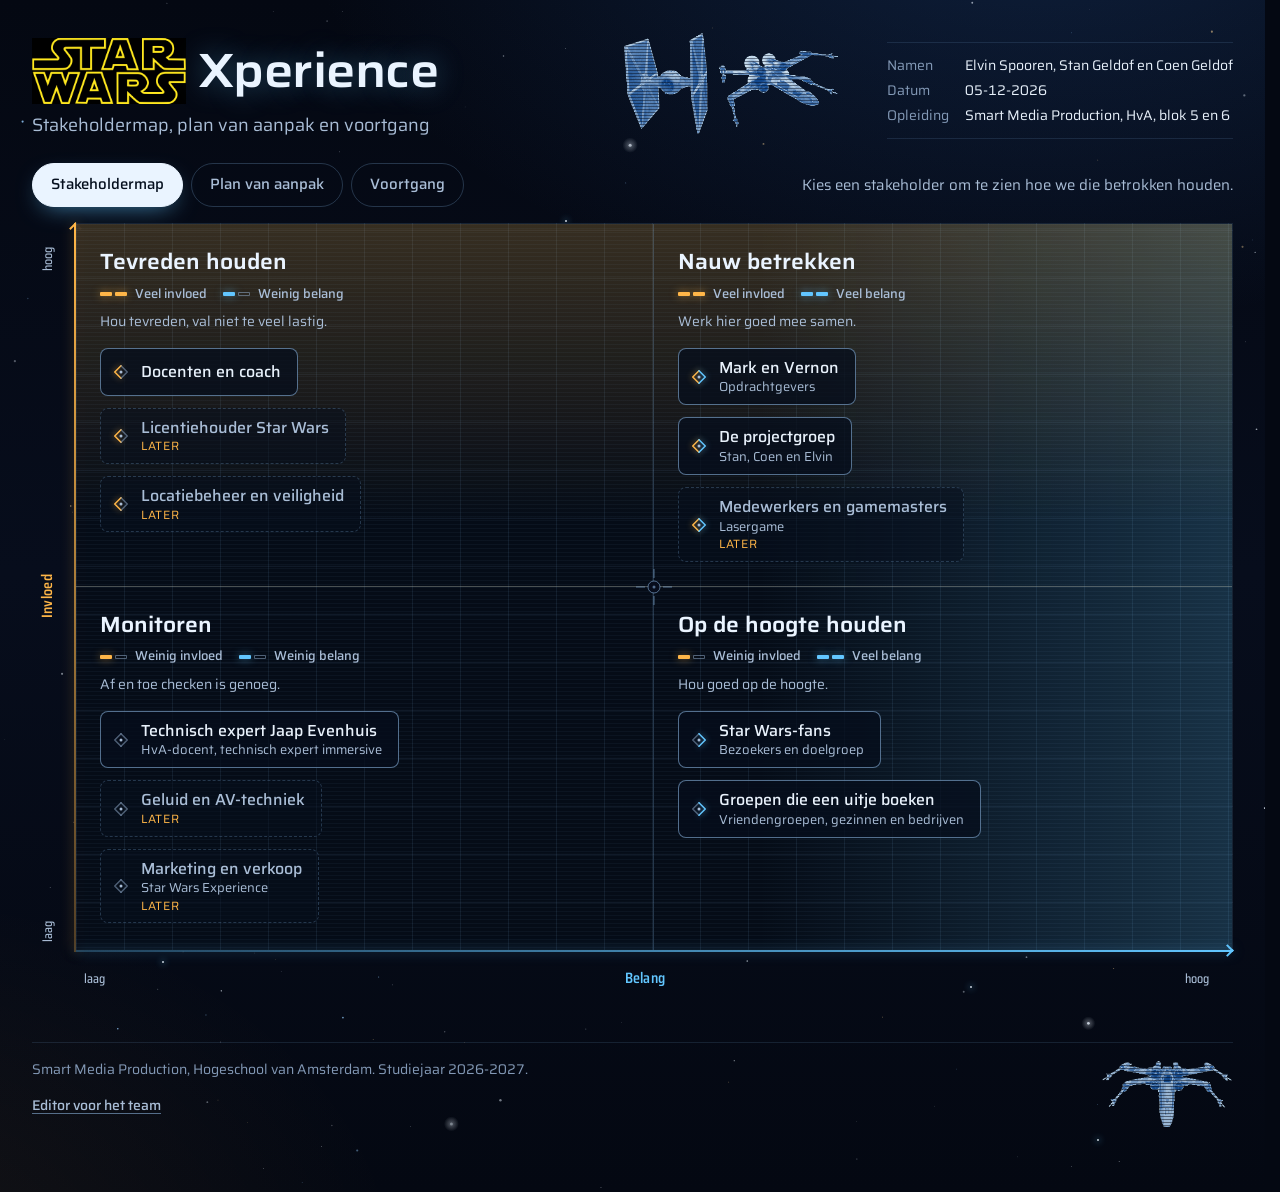
<file: index.html>
<!doctype html>
<html lang="nl">
<head>
  <meta charset="utf-8">
  <meta name="viewport" content="width=device-width, initial-scale=1, viewport-fit=cover">
  <title>Stakeholdermap | Star Wars Xperience</title>
  <meta name="description" content="Stakeholdermap, plan van aanpak en voortgang van het project Star Wars Xperience, Smart Media Production, Hogeschool van Amsterdam.">
  <meta name="color-scheme" content="dark">
  <meta name="theme-color" content="#040812">
  <link rel="icon" href="data:image/svg+xml,%3Csvg xmlns='http://www.w3.org/2000/svg' viewBox='0 0 16 16'%3E%3Crect width='16' height='16' rx='3' fill='%23070d1c'/%3E%3Cpath d='M8 2.5 2.5 8 8 13.5' fill='none' stroke='%23ffb648' stroke-width='1.6' stroke-linecap='round' stroke-linejoin='round'/%3E%3Cpath d='M8 2.5 13.5 8 8 13.5' fill='none' stroke='%2362c6ff' stroke-width='1.6' stroke-linecap='round' stroke-linejoin='round'/%3E%3Ccircle cx='8' cy='8' r='1.4' fill='%23eaf4ff'/%3E%3C/svg%3E">
  <style>
    /* Basis voor het moment dat styles.css en de scripts nog niet geladen zijn,
       bijvoorbeeld in een voorvertoning die alleen dit ene bestand toont. */
    html { background: #040812; color-scheme: dark; }
    body { margin: 0; color: #e8f1fb; font-family: "Saira", "Bahnschrift", "DIN Alternate", "Segoe UI", system-ui, sans-serif; line-height: 1.55; }
    .page { max-width: 1344px; margin: 0 auto; padding: 24px 16px 48px; }
    h1 { margin: 0; font-size: 2rem; line-height: 1.1; color: #eaf4ff; }
    .masthead__sub { margin: 8px 0 0; font-size: 1.125rem; color: #a9bdd6; }
    .skip { position: absolute; left: 16px; top: 16px; transform: translateY(-200%); }
    .skip:focus { transform: none; }
    dialog:not([open]) { display: none; }
    .fallback { max-width: 60ch; margin: 24px 0 0; padding: 16px; border: 1px dashed rgba(160, 208, 255, 0.5); border-radius: 8px; color: #a9bdd6; opacity: 0; animation: fallback-in 0.01s 1.5s forwards; }
    .fallback strong { color: #eaf4ff; }
    @keyframes fallback-in { to { opacity: 1; } }
  </style>
  <link rel="stylesheet" href="styles.css">
</head>
<body data-modus="bezoeker">
  <canvas class="sky" id="sky" aria-hidden="true"></canvas>
  <div class="sky-lights" id="sky-lights" aria-hidden="true"></div>

  <a class="skip" href="#inhoud">Naar de inhoud</a>

  <div class="page">
    <header class="masthead" id="masthead">
      <div class="masthead__title" id="masthead-title">
        <div class="masthead__words">
          <h1 id="project-naam">Star Wars Xperience</h1>
          <p class="masthead__sub" id="project-ondertitel">Stakeholdermap, plan van aanpak en voortgang</p>
        </div>
      </div>
      <dl class="titleblock" id="project-gegevens"></dl>
    </header>

    <div class="switchbar">
      <div class="tabs" id="tabs" role="tablist"></div>
      <p class="switchbar__hint" id="weergave-intro"></p>
    </div>

    <main id="inhoud" tabindex="-1">
      <p class="fallback" id="fallback">De stakeholdermap is hier niet geladen. Open <strong>index.html</strong> in een browser om hem te zien. Een voorvertoning zonder scripts toont alleen deze kop.</p>

      <section class="view" id="weergave-kaart" role="tabpanel" aria-labelledby="tab-kaart">
        <div class="stage" id="stage">
          <div class="map" id="map"></div>
          <div class="dock">
            <dialog class="detail" id="detail" aria-labelledby="detail-naam">
              <div class="detail__inner">
                <header class="detail__head">
                  <div>
                    <h2 id="detail-naam" tabindex="-1"></h2>
                    <p class="detail__sub" id="detail-sub"></p>
                  </div>
                  <button class="iconbtn" id="detail-sluiten" type="button">
                    <svg viewBox="0 0 20 20" width="20" height="20" aria-hidden="true" focusable="false"><path d="M5 5l10 10M15 5 5 15" fill="none" stroke="currentColor" stroke-width="1.5" stroke-linecap="round"/></svg>
                  </button>
                </header>
                <div class="detail__positie" id="detail-positie"></div>
                <section class="detail__plan" aria-labelledby="detail-plan-titel">
                  <h3 id="detail-plan-titel"></h3>
                  <div id="detail-plan"></div>
                </section>
                <section class="detail__docs" aria-labelledby="detail-docs-titel">
                  <h3 id="detail-docs-titel"></h3>
                  <div id="detail-docs"></div>
                </section>
              </div>
            </dialog>
          </div>
        </div>
      </section>

      <section class="view" id="weergave-plan" role="tabpanel" aria-labelledby="tab-plan" hidden></section>

      <section class="view" id="weergave-voortgang" role="tabpanel" aria-labelledby="tab-voortgang" hidden>
        <div class="galaxy" id="galaxy"></div>
        <div class="planetview" id="planetview" hidden></div>
      </section>
    </main>

    <footer class="colophon" id="colophon">
      <div class="colophon__text">
        <p id="voettekst"></p>
      </div>
    </footer>
  </div>

  <canvas class="hyperspace" id="hyperspace" aria-hidden="true" hidden></canvas>

  <noscript>
    <p class="noscript">Deze pagina heeft JavaScript nodig om de stakeholdermap te tonen.</p>
  </noscript>

  <script src="data.js"></script>
  <script src="documenten.js"></script>
  <script src="planeten.js"></script>
  <script src="stakeholders.js"></script>
  <script src="voortgang.js"></script>
  <script src="app.js"></script>
</body>
</html>
</file>
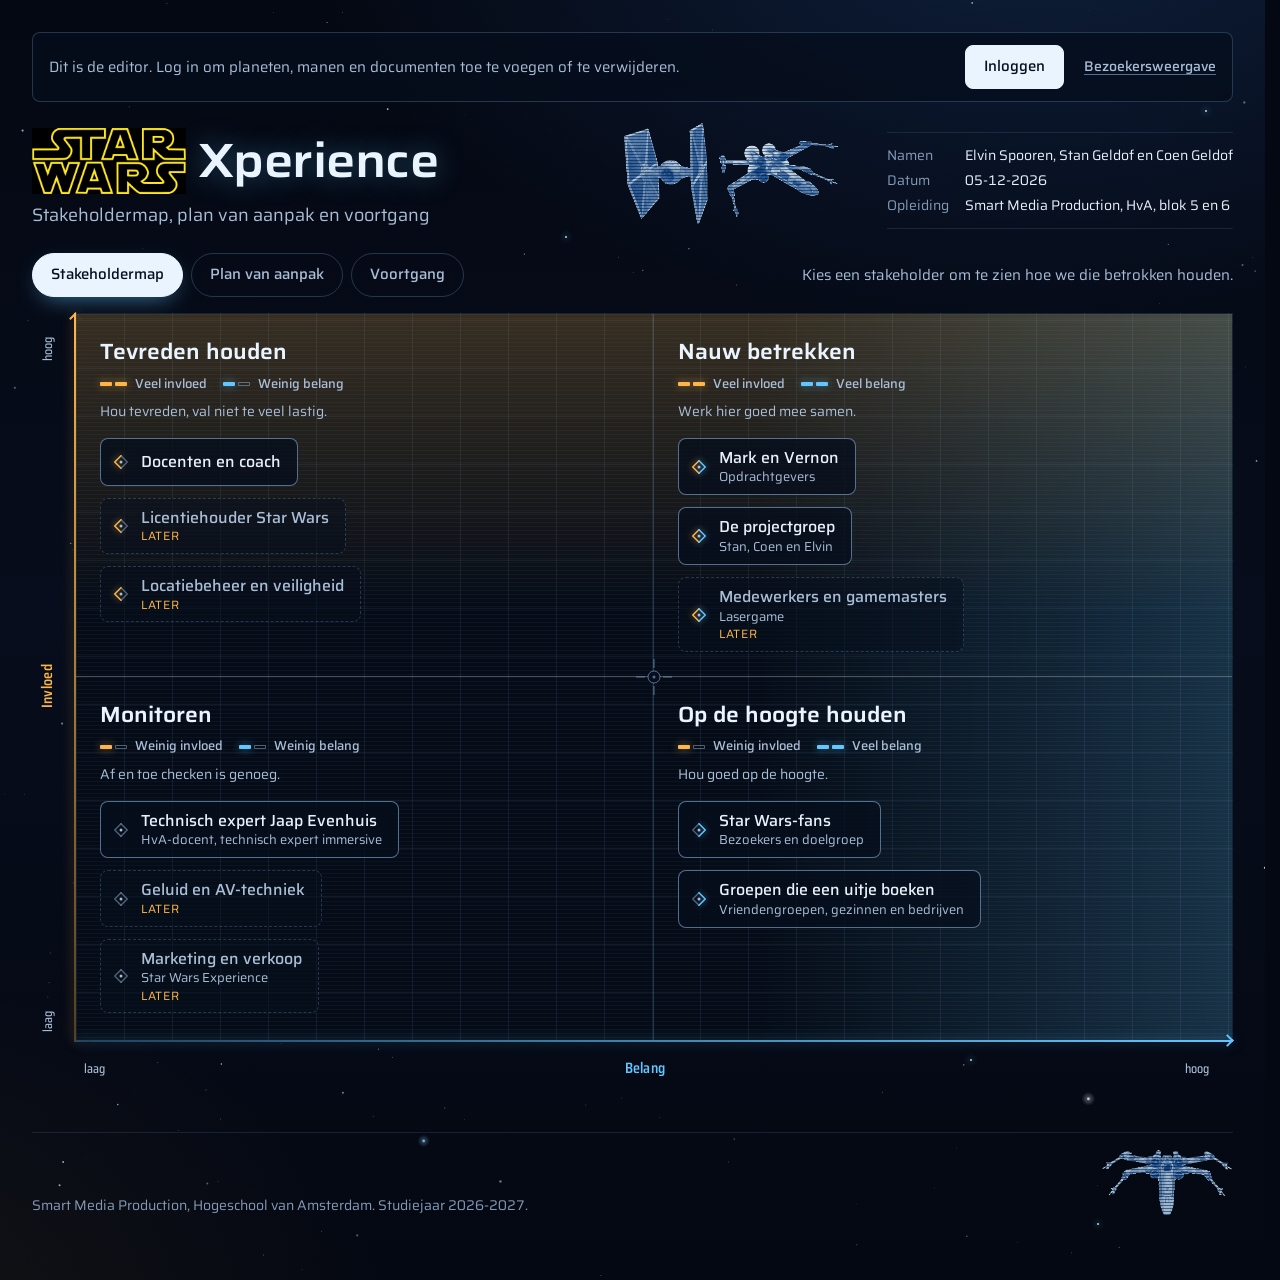
<file: editor.html>
<!doctype html>
<html lang="nl">
<head>
  <meta charset="utf-8">
  <meta name="viewport" content="width=device-width, initial-scale=1, viewport-fit=cover">
  <title>Editor | Star Wars Xperience</title>
  <meta name="description" content="Editor voor het team van Star Wars Xperience: planeten, manen en documenten toevoegen en verwijderen.">
  <meta name="robots" content="noindex, nofollow">
  <meta name="color-scheme" content="dark">
  <meta name="theme-color" content="#040812">
  <link rel="icon" href="data:image/svg+xml,%3Csvg xmlns='http://www.w3.org/2000/svg' viewBox='0 0 16 16'%3E%3Crect width='16' height='16' rx='3' fill='%23070d1c'/%3E%3Cpath d='M8 2.5 2.5 8 8 13.5' fill='none' stroke='%23ffb648' stroke-width='1.6' stroke-linecap='round' stroke-linejoin='round'/%3E%3Cpath d='M8 2.5 13.5 8 8 13.5' fill='none' stroke='%2362c6ff' stroke-width='1.6' stroke-linecap='round' stroke-linejoin='round'/%3E%3Ccircle cx='8' cy='8' r='1.4' fill='%23eaf4ff'/%3E%3C/svg%3E">
  <style>
    /* Basis voor het moment dat styles.css en de scripts nog niet geladen zijn,
       bijvoorbeeld in een voorvertoning die alleen dit ene bestand toont. */
    html { background: #040812; color-scheme: dark; }
    body { margin: 0; color: #e8f1fb; font-family: "Saira", "Bahnschrift", "DIN Alternate", "Segoe UI", system-ui, sans-serif; line-height: 1.55; }
    .page { max-width: 1344px; margin: 0 auto; padding: 24px 16px 48px; }
    h1 { margin: 0; font-size: 2rem; line-height: 1.1; color: #eaf4ff; }
    .masthead__sub { margin: 8px 0 0; font-size: 1.125rem; color: #a9bdd6; }
    .skip { position: absolute; left: 16px; top: 16px; transform: translateY(-200%); }
    .skip:focus { transform: none; }
    dialog:not([open]) { display: none; }
    .fallback { max-width: 60ch; margin: 24px 0 0; padding: 16px; border: 1px dashed rgba(160, 208, 255, 0.5); border-radius: 8px; color: #a9bdd6; opacity: 0; animation: fallback-in 0.01s 1.5s forwards; }
    .fallback strong { color: #eaf4ff; }
    @keyframes fallback-in { to { opacity: 1; } }
  </style>
  <link rel="stylesheet" href="styles.css">
</head>
<body data-modus="editor">
  <canvas class="sky" id="sky" aria-hidden="true"></canvas>
  <div class="sky-lights" id="sky-lights" aria-hidden="true"></div>

  <a class="skip" href="#inhoud">Naar de inhoud</a>

  <div class="page">
    <header class="masthead" id="masthead">
      <div class="masthead__title" id="masthead-title">
        <div class="masthead__words">
          <h1 id="project-naam">Star Wars Xperience</h1>
          <p class="masthead__sub" id="project-ondertitel">Stakeholdermap, plan van aanpak en voortgang</p>
        </div>
      </div>
      <dl class="titleblock" id="project-gegevens"></dl>
    </header>

    <div class="switchbar">
      <div class="tabs" id="tabs" role="tablist"></div>
      <p class="switchbar__hint" id="weergave-intro"></p>
    </div>

    <main id="inhoud" tabindex="-1">
      <p class="fallback" id="fallback">De stakeholdermap is hier niet geladen. Open <strong>editor.html</strong> in een browser om hem te zien. Een voorvertoning zonder scripts toont alleen deze kop.</p>

      <section class="view" id="weergave-kaart" role="tabpanel" aria-labelledby="tab-kaart">
        <div class="stage" id="stage">
          <div class="map" id="map"></div>
          <div class="dock">
            <dialog class="detail" id="detail" aria-labelledby="detail-naam">
              <div class="detail__inner">
                <header class="detail__head">
                  <div>
                    <h2 id="detail-naam" tabindex="-1"></h2>
                    <p class="detail__sub" id="detail-sub"></p>
                  </div>
                  <button class="iconbtn" id="detail-sluiten" type="button">
                    <svg viewBox="0 0 20 20" width="20" height="20" aria-hidden="true" focusable="false"><path d="M5 5l10 10M15 5 5 15" fill="none" stroke="currentColor" stroke-width="1.5" stroke-linecap="round"/></svg>
                  </button>
                </header>
                <div class="detail__positie" id="detail-positie"></div>
                <section class="detail__plan" aria-labelledby="detail-plan-titel">
                  <h3 id="detail-plan-titel"></h3>
                  <div id="detail-plan"></div>
                </section>
                <section class="detail__docs" aria-labelledby="detail-docs-titel">
                  <h3 id="detail-docs-titel"></h3>
                  <div id="detail-docs"></div>
                </section>
              </div>
            </dialog>
          </div>
        </div>
      </section>

      <section class="view" id="weergave-plan" role="tabpanel" aria-labelledby="tab-plan" hidden></section>

      <section class="view" id="weergave-voortgang" role="tabpanel" aria-labelledby="tab-voortgang" hidden>
        <div class="galaxy" id="galaxy"></div>
        <div class="planetview" id="planetview" hidden></div>
      </section>
    </main>

    <footer class="colophon" id="colophon">
      <div class="colophon__text">
        <p id="voettekst"></p>
      </div>
    </footer>
  </div>

  <canvas class="hyperspace" id="hyperspace" aria-hidden="true" hidden></canvas>

  <noscript>
    <p class="noscript">Deze pagina heeft JavaScript nodig om de stakeholdermap te tonen.</p>
  </noscript>

  <script src="data.js"></script>
  <script src="documenten.js"></script>
  <script src="planeten.js"></script>
  <script src="stakeholders.js"></script>
  <script src="voortgang.js"></script>
  <script src="app.js"></script>
</body>
</html>
</file>
<file: styles.css>
/* Stakeholdermap Star Wars Xperience
   Twee lichten dragen de kaart: amber is invloed, blauw is belang. */

/* Saira staat in de map fonts (SIL Open Font License, zie fonts/OFL.txt). */
@font-face {
  font-family: "Saira";
  font-style: normal;
  font-weight: 100 900;
  font-stretch: 50% 125%;
  font-display: swap;
  src: url("fonts/saira-latin-ext.woff2") format("woff2");
  unicode-range: U+0100-02BA, U+02BD-02C5, U+02C7-02CC, U+02CE-02D7, U+02DD-02FF, U+0304, U+0308, U+0329, U+1D00-1DBF, U+1E00-1E9F, U+1EF2-1EFF, U+2020, U+20A0-20AB, U+20AD-20C4, U+2113, U+2C60-2C7F, U+A720-A7FF;
}

@font-face {
  font-family: "Saira";
  font-style: normal;
  font-weight: 100 900;
  font-stretch: 50% 125%;
  font-display: swap;
  src: url("fonts/saira-latin.woff2") format("woff2");
  unicode-range: U+0000-00FF, U+0131, U+0152-0153, U+02BB-02BC, U+02C6, U+02DA, U+02DC, U+0304, U+0308, U+0329, U+2000-206F, U+20AC, U+2122, U+2191, U+2193, U+2212, U+2215, U+FEFF, U+FFFD;
}

:root {
  color-scheme: dark;

  /* Ruimte */
  --space-deep: #040812;
  --space: #070d1c;
  --panel: #0a1426;
  --plate: rgba(6, 14, 28, 0.76);
  --plate-hover: rgba(14, 30, 56, 0.9);
  --plate-lock: rgba(18, 38, 70, 0.95);

  /* Licht */
  --amber: #ffb648;
  --amber-rgb: 255, 182, 72;
  --blue: #62c6ff;
  --blue-rgb: 98, 198, 255;
  --ice: #eaf4ff;

  /* Tekst en lijnen */
  --text: #e8f1fb;
  --text-2: #a9bdd6;
  --text-3: #8399b6;
  --line: rgba(128, 176, 224, 0.26);
  --line-soft: rgba(128, 176, 224, 0.14);
  --line-strong: rgba(160, 208, 255, 0.5);
  --mark-off: rgba(150, 176, 208, 0.5);
  --grid: rgba(128, 176, 224, 0.1);
  --surface: rgba(6, 12, 24, 0.95);
  --danger: #ff9c9c;
  --bezig: #ffe14a; /* de pagina zet de waarde uit data.js (bezigKleur) erbovenop */

  /* Spacing op een basis van 4px */
  --s-xxs: 4px;
  --s-xs: 8px;
  --s-sm: 12px;
  --s-md: 16px;
  --s-lg: 20px;
  --s-xl: 24px;
  --s-xxl: 32px;
  --s-xxxl: 40px;
  --s-section-sm: 48px;
  --s-section: 64px;

  /* Radii */
  --r-xs: 4px;
  --r-md: 8px;
  --r-lg: 12px;
  --r-xxl: 20px;
  --r-full: 9999px;

  --font: "Saira", "Bahnschrift", "DIN Alternate", "Segoe UI", system-ui, sans-serif;
  --ease-out: cubic-bezier(0.16, 1, 0.3, 1);
  --detail-w: 400px;
}

*,
*::before,
*::after {
  box-sizing: border-box;
}

html {
  -webkit-text-size-adjust: 100%;
  text-size-adjust: 100%;
  scrollbar-color: rgba(var(--blue-rgb), 0.45) transparent;
  scrollbar-gutter: stable;
  background: var(--space-deep);
}

html.has-sheet {
  overflow: hidden;
}

/* De nevel zit in de achtergrond van de body, de sterren liggen er als laag overheen. */
body {
  position: relative;
  isolation: isolate;
  margin: 0;
  min-height: 100dvh;
  background:
    radial-gradient(1200px 720px at 82% -120px, rgba(46, 104, 190, 0.26), transparent 62%) no-repeat,
    radial-gradient(900px 620px at -12% calc(100% + 80px), rgba(var(--amber-rgb), 0.07), transparent 62%) no-repeat,
    linear-gradient(180deg, var(--space-deep) 0%, var(--space) 48%, var(--space-deep) 100%);
  color: var(--text);
  font-family: var(--font);
  font-size: 1rem;
  font-weight: 400;
  line-height: 1.55;
  font-variant-numeric: tabular-nums;
  -webkit-font-smoothing: antialiased;
  text-rendering: optimizeLegibility;
}

::selection {
  background: rgba(var(--blue-rgb), 0.36);
  color: #fff;
}

:focus-visible {
  outline: 2px solid var(--ice);
  outline-offset: 3px;
}

h1,
h2,
h3,
p,
dl,
dd,
ul {
  margin: 0;
}

ul {
  padding: 0;
  list-style: none;
}

button {
  font-family: inherit;
}

/* Sterrenveld */
.sky {
  position: absolute;
  inset: 0;
  z-index: -1;
  width: 100%;
  height: 100%;
  pointer-events: none;
}

.sky-lights {
  position: absolute;
  inset: 0;
  z-index: -1;
  pointer-events: none;
  overflow: hidden;
}

.sky-lights span {
  position: absolute;
  width: 2px;
  height: 2px;
  border-radius: 50%;
  background: var(--ice);
  box-shadow: 0 0 6px 1px rgba(var(--blue-rgb), 0.55);
  opacity: 0.85;
}

.skip {
  position: absolute;
  left: var(--s-md);
  top: var(--s-md);
  z-index: 10;
  padding: 10px 18px;
  border-radius: var(--r-md);
  background: var(--ice);
  color: #06101f;
  font-weight: 500;
  text-decoration: none;
  transform: translateY(-200%);
}

.skip:focus-visible {
  transform: none;
}

.noscript {
  max-width: 1280px;
  margin: 0 auto;
  padding: var(--s-xl) var(--s-md);
  color: var(--text);
}

.visually-hidden {
  position: absolute;
  width: 1px;
  height: 1px;
  margin: -1px;
  padding: 0;
  overflow: hidden;
  clip-path: inset(50%);
  white-space: nowrap;
  border: 0;
}

/* Pagina */
.page {
  max-width: 1344px;
  margin-inline: auto;
  padding: var(--s-xl) var(--s-md) var(--s-section-sm);
}

/* Kop */
.masthead {
  display: grid;
  gap: var(--s-lg);
}

h1 {
  font-size: 2rem;
  font-weight: 600;
  font-stretch: 118%;
  line-height: 1.1;
  letter-spacing: -0.01em;
  color: var(--ice);
  text-wrap: balance;
  text-shadow: 0 0 28px rgba(var(--blue-rgb), 0.38);
}

.masthead__sub {
  margin-top: var(--s-xs);
  font-size: 1.125rem;
  line-height: 1.5;
  color: var(--text-2);
}

.masthead__title {
  container-type: inline-size;
  display: flex;
  align-items: flex-end;
  justify-content: space-between;
  gap: var(--s-xl);
  min-width: 0;
}

.masthead__words {
  min-width: 0;
}

/* Titel: het logo vervangt de woorden "Star Wars", de rest is gezet. */
.lockup {
  display: flex;
  flex-wrap: wrap;
  align-items: center;
  gap: var(--s-xs) var(--s-sm);
}

.lockup__logo {
  flex: none;
  width: 3.2em;
  mix-blend-mode: screen;
}

/* Een plaatje met uitsnede: het script zet de maat, hier alleen het venster. */
.crop {
  position: relative;
  display: block;
  overflow: hidden;
}

.crop img {
  position: absolute;
  top: 0;
  left: 0;
  display: block;
  max-width: none;
  height: auto;
  opacity: 0;
}

.crop.is-ready img {
  opacity: 1;
}

/* Hologram: een uitgesneden schip in blauw licht, met scanlijnen eroverheen. */
.holo {
  flex: none;
  opacity: 0.94;
  pointer-events: none;
  -webkit-mask-image: repeating-linear-gradient(to bottom, #000 0 2px, rgba(0, 0, 0, 0.5) 2px 3px);
  mask-image: repeating-linear-gradient(to bottom, #000 0 2px, rgba(0, 0, 0, 0.5) 2px 3px);
}

.holo--kop {
  display: none;
  width: 216px;
  margin-bottom: var(--s-xxs);
}

@container (min-width: 700px) {
  .holo--kop {
    display: block;
  }
}

.holo--voet {
  width: 132px;
}

.titleblock {
  display: grid;
  grid-template-columns: auto minmax(0, 1fr);
  gap: var(--s-xxs) var(--s-md);
  padding-block: var(--s-sm);
  border-block: 1px solid var(--line-soft);
  font-size: 0.875rem;
  line-height: 1.5;
}

.titleblock dt {
  color: var(--text-3);
}

.titleblock dd {
  color: var(--text);
}

/* Schakelaar tussen de weergaven */
.switchbar {
  display: flex;
  flex-wrap: wrap;
  align-items: center;
  justify-content: space-between;
  gap: var(--s-sm) var(--s-xl);
  margin-top: var(--s-xl);
}

.tabs {
  display: flex;
  flex-wrap: wrap;
  gap: var(--s-xxs);
}

/* Op een smal scherm staan de drie tabs in de smalle snede van Saira, zodat ze op één rij passen. */
.tab {
  appearance: none;
  min-height: 44px;
  padding: var(--s-xs);
  border: 1px solid var(--line);
  border-radius: var(--r-full);
  background: transparent;
  color: var(--text-2);
  font-size: 0.875rem;
  font-weight: 500;
  font-stretch: 88%;
  line-height: 1.3;
  white-space: nowrap;
  cursor: pointer;
  transition: color 0.18s, border-color 0.18s, background-color 0.18s;
}

.tab:hover {
  color: var(--text);
  border-color: var(--line-strong);
}

.tab[aria-selected="true"],
.tab[aria-selected="true"]:hover {
  border-color: var(--ice);
  background: var(--ice);
  color: #06101f;
  box-shadow: 0 8px 24px -10px rgba(var(--blue-rgb), 0.7);
}

.switchbar__hint {
  max-width: 60ch;
  font-size: 0.9375rem;
  line-height: 1.5;
  color: var(--text-2);
}

main {
  margin-top: var(--s-lg);
  outline: none;
}

.view[hidden] {
  display: none;
}

/* Kaart */
.stage {
  min-width: 0;
}

.map {
  position: relative;
  min-width: 0;
}

.axis,
.plot__cross,
.plot__sweep {
  display: none;
}

/* Op een smal scherm is de projectie één strook over de volle breedte, met open lijnen tussen de kwadranten. */
.plot {
  position: relative;
  display: grid;
  margin-inline: calc(-1 * var(--s-md));
  border-block: 1px solid var(--line);
  background-color: var(--surface);
}

.quad {
  --wash-invloed: none;
  --wash-belang: none;
  position: relative;
  min-width: 0;
  padding: var(--s-xl) var(--s-md);
  background-image: var(--wash-invloed), var(--wash-belang);
}

.quad + .quad {
  border-top: 1px solid var(--line);
}

/* Het licht van de positie: amber stijgt met invloed, blauw groeit met belang */
.quad[data-invloed="hoog"] {
  --wash-invloed: linear-gradient(to top, transparent 18%, rgba(var(--amber-rgb), 0.2) 100%);
}

.quad[data-belang="hoog"] {
  --wash-belang: linear-gradient(to right, transparent 18%, rgba(var(--blue-rgb), 0.2) 100%);
}

/* Scanlines, alleen op de projectie */
.quad::before {
  content: "";
  position: absolute;
  inset: 0;
  background: repeating-linear-gradient(to bottom, rgba(150, 205, 255, 0.045) 0 1px, transparent 1px 4px);
  pointer-events: none;
}

.quad__head {
  position: relative;
  display: grid;
  gap: var(--s-xs);
  margin-bottom: var(--s-lg);
}

.quad h2 {
  font-size: 1.375rem;
  font-weight: 600;
  font-stretch: 108%;
  line-height: 1.3;
  color: var(--ice);
}

.quad__aanpak {
  max-width: 44ch;
  font-size: 0.875rem;
  line-height: 1.5;
  color: var(--text-2);
}

.levels {
  display: flex;
  flex-wrap: wrap;
  gap: var(--s-xxs) var(--s-md);
  font-size: 0.8125rem;
  font-weight: 500;
  line-height: 1.4;
  color: var(--text-2);
}

.level {
  display: inline-flex;
  align-items: center;
  gap: var(--s-xs);
}

.meter {
  display: inline-flex;
  gap: 3px;
}

.meter i {
  width: 12px;
  height: 4px;
  border-radius: 1px;
  box-shadow: inset 0 0 0 1px var(--mark-off);
}

.level--invloed .meter i:first-child,
.level--invloed[data-niveau="hoog"] .meter i {
  background: var(--amber);
  box-shadow: 0 0 8px rgba(var(--amber-rgb), 0.55);
}

.level--belang .meter i:first-child,
.level--belang[data-niveau="hoog"] .meter i {
  background: var(--blue);
  box-shadow: 0 0 8px rgba(var(--blue-rgb), 0.55);
}

/* Positieteken: links amber voor invloed, rechts blauw voor belang */
.mark {
  flex: none;
  width: 16px;
  height: 16px;
  overflow: visible;
}

.mark path {
  fill: none;
  stroke: var(--mark-off);
  stroke-width: 1.5;
  stroke-linecap: round;
  stroke-linejoin: round;
}

.mark circle {
  fill: var(--text-2);
}

.mark[data-invloed="hoog"] .mark__invloed {
  stroke: var(--amber);
  filter: drop-shadow(0 0 3px rgba(var(--amber-rgb), 0.7));
}

.mark[data-belang="hoog"] .mark__belang {
  stroke: var(--blue);
  filter: drop-shadow(0 0 3px rgba(var(--blue-rgb), 0.7));
}

/* Nodes */
.nodes {
  position: relative;
  display: flex;
  flex-direction: column;
  align-items: flex-start;
  gap: var(--s-sm);
}

.nodes li {
  max-width: 100%;
}

.node {
  appearance: none;
  position: relative;
  display: inline-flex;
  align-items: center;
  gap: var(--s-sm);
  max-width: 100%;
  min-height: 48px;
  padding: var(--s-xs) var(--s-md) var(--s-xs) var(--s-sm);
  border: 1px solid var(--line-strong);
  border-radius: var(--r-md);
  background: var(--plate);
  color: var(--text);
  text-align: left;
  cursor: pointer;
  transition: border-color 0.18s, background-color 0.18s, box-shadow 0.24s;
}

.node:hover {
  border-color: rgba(190, 226, 255, 0.85);
  background: var(--plate-hover);
}

.node__text {
  display: grid;
  min-width: 0;
}

.node__naam {
  font-size: 1rem;
  font-weight: 500;
  line-height: 1.35;
}

.node__sub {
  font-size: 0.8125rem;
  line-height: 1.4;
  color: var(--text-2);
}

/* Vastgezet: hoekhaken om de gekozen node */
.node[aria-expanded="true"] {
  border-color: var(--ice);
  background: var(--plate-lock);
  box-shadow: 0 10px 28px -10px rgba(var(--blue-rgb), 0.65);
}

.node[aria-expanded="true"] .mark circle {
  fill: var(--ice);
}

.node[aria-expanded="true"]::after {
  --c: var(--ice);
  --l: 11px;
  --t: 1.5px;
  content: "";
  position: absolute;
  inset: -7px;
  pointer-events: none;
  background:
    linear-gradient(var(--c), var(--c)) left top / var(--l) var(--t) no-repeat,
    linear-gradient(var(--c), var(--c)) left top / var(--t) var(--l) no-repeat,
    linear-gradient(var(--c), var(--c)) right top / var(--l) var(--t) no-repeat,
    linear-gradient(var(--c), var(--c)) right top / var(--t) var(--l) no-repeat,
    linear-gradient(var(--c), var(--c)) left bottom / var(--l) var(--t) no-repeat,
    linear-gradient(var(--c), var(--c)) left bottom / var(--t) var(--l) no-repeat,
    linear-gradient(var(--c), var(--c)) right bottom / var(--l) var(--t) no-repeat,
    linear-gradient(var(--c), var(--c)) right bottom / var(--t) var(--l) no-repeat;
}

/* Detailpaneel */
.dock {
  min-width: 0;
}

.detail {
  position: static;
  width: var(--detail-w);
  max-width: none;
  max-height: none;
  margin: 0;
  padding: 0;
  border: 1px solid var(--line-strong);
  border-radius: var(--r-lg);
  background: var(--panel);
  color: var(--text);
  scrollbar-color: rgba(var(--blue-rgb), 0.45) transparent;
}

.detail__inner {
  --px: var(--s-xl);
  padding: 0 var(--px) var(--s-xl);
}

/* De naam en de sluitknop blijven boven staan terwijl de inhoud van het paneel schuift. */
.detail__head {
  position: sticky;
  top: 0;
  z-index: 2;
  display: flex;
  align-items: flex-start;
  justify-content: space-between;
  gap: var(--s-md);
  margin-inline: calc(-1 * var(--px));
  padding: var(--s-xl) var(--px) var(--s-md);
  border-bottom: 1px solid var(--line-soft);
  background: var(--panel);
}

.detail h2 {
  font-size: 1.75rem;
  font-weight: 600;
  font-stretch: 108%;
  line-height: 1.2;
  color: var(--ice);
  text-wrap: balance;
  outline: none;
}

.detail__sub {
  margin-top: var(--s-xxs);
  color: var(--text-2);
}

.iconbtn {
  appearance: none;
  flex: none;
  display: grid;
  place-items: center;
  width: 44px;
  height: 44px;
  margin: -6px -6px 0 0;
  border: 1px solid var(--line);
  border-radius: var(--r-md);
  background: transparent;
  color: var(--text-2);
  cursor: pointer;
  transition: color 0.18s, border-color 0.18s, background-color 0.18s;
}

.iconbtn:hover {
  color: var(--ice);
  border-color: var(--line-strong);
  background: rgba(var(--blue-rgb), 0.1);
}

.detail__positie {
  display: grid;
  grid-template-columns: minmax(0, 1fr) auto;
  align-items: center;
  gap: var(--s-md);
  padding-block: var(--s-md);
  border-bottom: 1px solid var(--line-soft);
}

.detail__positie-tekst {
  display: grid;
  gap: var(--s-xs);
  min-width: 0;
}

/* Hologram van de stakeholder: blauwe figuren of het logo boven een kleine straler */
.holoportret {
  display: grid;
  justify-items: center;
  width: 76px;
}

.holoportret__beeld {
  display: grid;
  place-items: end center;
  width: 100%;
  height: 60px;
  filter: drop-shadow(0 0 6px rgba(var(--blue-rgb), 0.6));
  -webkit-mask-image: repeating-linear-gradient(to bottom, #000 0 2px, rgba(0, 0, 0, 0.45) 2px 3px);
  mask-image: repeating-linear-gradient(to bottom, #000 0 2px, rgba(0, 0, 0, 0.45) 2px 3px);
}

.holoportret__figuren {
  max-width: 100%;
  height: 56px;
  fill: rgba(var(--blue-rgb), 0.26);
  stroke: var(--blue);
  stroke-width: 1.5;
  stroke-linejoin: round;
}

.holoportret__logo {
  width: 76px;
  height: auto;
  align-self: center;
}

.holoportret__voet {
  width: 44px;
  height: 7px;
  margin-top: 3px;
  border-radius: 50%;
  background: radial-gradient(closest-side, rgba(var(--blue-rgb), 0.9), rgba(var(--blue-rgb), 0.12) 75%, transparent);
}

.detail__kwadrant {
  display: flex;
  align-items: center;
  gap: var(--s-xs);
  font-size: 1.125rem;
  font-weight: 600;
  line-height: 1.4;
  color: var(--ice);
}

.detail__aanpak {
  font-size: 0.9375rem;
  line-height: 1.5;
  color: var(--text-2);
}

.detail h3 {
  margin-top: var(--s-xl);
  font-size: 1.125rem;
  font-weight: 600;
  line-height: 1.4;
}

.detail__onder {
  margin-top: var(--s-xxs);
  font-size: 0.875rem;
  line-height: 1.5;
  color: var(--text-2);
}

.detail__onder strong {
  font-weight: 600;
  color: var(--text);
}

.plan-dl {
  margin-top: var(--s-sm);
}

.plan-dl > div {
  padding-block: var(--s-sm);
  border-top: 1px solid var(--line-soft);
}

.plan-dl dt {
  font-size: 0.8125rem;
  line-height: 1.4;
  color: var(--text-3);
}

.plan-dl dd {
  margin-top: 2px;
  line-height: 1.5;
}

.openstate {
  margin-top: var(--s-sm);
  padding: var(--s-md);
  border: 1px dashed var(--line-strong);
  border-radius: var(--r-md);
}

.openstate strong {
  display: block;
  font-weight: 600;
  color: var(--ice);
}

.openstate p {
  margin-top: var(--s-xxs);
  font-size: 0.9375rem;
  line-height: 1.5;
  color: var(--text-2);
}

/* Paneel als bottom sheet */
.detail.detail--sheet {
  position: fixed;
  inset: auto 0 0 0;
  width: 100%;
  max-width: 640px;
  max-height: min(88dvh, 720px);
  margin-inline: auto;
  border-bottom: 0;
  border-radius: var(--r-xxl) var(--r-xxl) 0 0;
  overflow-y: auto;
  overscroll-behavior: contain;
  box-shadow: 0 -24px 48px -12px rgba(0, 0, 0, 0.72);
}

.detail.detail--sheet::backdrop {
  background: rgba(2, 6, 14, 0.66);
}

.detail--sheet .detail__inner {
  --px: var(--s-lg);
  padding-bottom: calc(var(--s-xl) + env(safe-area-inset-bottom));
}

/* Plan van aanpak */
.planwrap {
  border: 1px solid var(--line);
  border-radius: var(--r-lg);
  background: var(--surface);
  overflow: hidden;
}

.plan {
  width: 100%;
  border-collapse: separate;
  border-spacing: 0;
  table-layout: fixed;
  hyphens: auto;
  overflow-wrap: break-word;
}

.plan thead th {
  padding: var(--s-md) var(--s-lg);
  border-bottom: 1px solid var(--line);
  font-size: 0.8125rem;
  font-weight: 600;
  line-height: 1.4;
  text-align: left;
  vertical-align: bottom;
  color: var(--text-2);
}

/* De productenkolom is het breedst: daar staat het langste woord. */
.plan thead th:nth-child(1) {
  width: 20%;
}

.plan thead th:nth-child(2) {
  width: 20%;
}

.plan thead th:nth-child(3) {
  width: 24%;
}

.plan thead th:nth-child(4) {
  width: 19%;
}

.plan tbody th,
.plan tbody td {
  padding: var(--s-lg);
  text-align: left;
  vertical-align: top;
  line-height: 1.5;
}

.plan tbody tr + tr > * {
  border-top: 1px solid var(--line-soft);
}

.plan tbody th {
  font-weight: 400;
}

.plan__naam {
  display: block;
  font-size: 1.0625rem;
  font-weight: 600;
  line-height: 1.4;
  color: var(--ice);
}

.plan__pos {
  display: flex;
  align-items: center;
  gap: var(--s-xs);
  margin-top: var(--s-xxs);
  font-size: 0.8125rem;
  line-height: 1.4;
  color: var(--text-2);
}

.plan__open {
  display: inline-block;
  padding: var(--s-xs) var(--s-md);
  border: 1px dashed var(--line-strong);
  border-radius: var(--r-md);
  color: var(--text-2);
}

/* Onder 1200px: elke rij als blok met de vraag boven of naast het antwoord */
@media (max-width: 1199.98px) {
  .plan,
  .plan tbody,
  .plan tr,
  .plan th,
  .plan td {
    display: block;
  }

  .plan thead {
    position: absolute;
    width: 1px;
    height: 1px;
    overflow: hidden;
    clip-path: inset(50%);
  }

  .plan tbody tr {
    padding: var(--s-lg);
  }

  .plan tbody tr + tr {
    border-top: 1px solid var(--line);
  }

  .plan tbody tr + tr > * {
    border-top: 0;
  }

  .plan tbody th,
  .plan tbody td {
    padding: 0;
  }

  .plan tbody td {
    display: grid;
    gap: 2px;
    margin-top: var(--s-sm);
    padding-top: var(--s-sm);
    border-top: 1px solid var(--line-soft);
  }

  .plan tbody tr + tr > td {
    border-top: 1px solid var(--line-soft);
  }

  .plan tbody td::before {
    content: attr(data-label);
    font-size: 0.8125rem;
    line-height: 1.4;
    color: var(--text-3);
  }

  .plan tbody td.plan__opencel {
    border-top: 0;
    padding-top: 0;
  }

  .plan tbody td.plan__opencel::before {
    content: none;
  }
}

@media (min-width: 640px) and (max-width: 1199.98px) {
  .plan tbody td {
    grid-template-columns: minmax(0, 5fr) minmax(0, 7fr);
    gap: var(--s-md);
    align-items: baseline;
  }

  .plan tbody td.plan__opencel {
    grid-template-columns: minmax(0, 1fr);
  }
}

/* Documenten bij een stakeholder */
.icon {
  flex: none;
  width: 16px;
  height: 16px;
}

.node__docs {
  display: inline-flex;
  align-items: center;
  gap: var(--s-xxs);
  margin-left: var(--s-xxs);
  padding-left: var(--s-sm);
  border-left: 1px solid var(--line);
  font-size: 0.8125rem;
  font-weight: 500;
  line-height: 1;
  color: var(--text-2);
}

.node__docs[hidden] {
  display: none;
}

.docs {
  margin-top: var(--s-sm);
  border-top: 1px solid var(--line-soft);
}

.doc {
  display: flex;
  flex-wrap: wrap;
  align-items: center;
  gap: 0 var(--s-xs);
  border-bottom: 1px solid var(--line-soft);
}

.doc__link {
  flex: 1 1 0;
  display: flex;
  align-items: flex-start;
  gap: var(--s-sm);
  min-width: 0;
  min-height: 44px;
  padding-block: var(--s-xs);
  color: var(--text);
  text-decoration: none;
}

.doc__link .icon {
  margin-top: 3px;
  color: var(--blue);
}

.doc__text {
  display: grid;
  min-width: 0;
}

.doc__titel {
  font-weight: 500;
  line-height: 1.4;
  overflow-wrap: anywhere;
}

a.doc__link .doc__titel {
  text-decoration: underline;
  text-decoration-color: var(--line-strong);
  text-underline-offset: 3px;
}

a.doc__link:hover .doc__titel {
  text-decoration-color: currentColor;
}

.doc__meta {
  font-size: 0.8125rem;
  line-height: 1.4;
  color: var(--text-3);
}

.doc__confirm {
  flex: 1 0 100%;
  display: flex;
  flex-wrap: wrap;
  align-items: center;
  gap: var(--s-xs);
  padding-bottom: var(--s-sm);
  font-size: 0.875rem;
  color: var(--text-2);
}

.docs__leeg {
  margin-top: var(--s-xs);
  font-size: 0.9375rem;
  line-height: 1.5;
  color: var(--text-2);
}

.docs__status {
  margin-top: var(--s-sm);
  padding: var(--s-xs) var(--s-sm);
  border: 1px solid var(--line);
  border-radius: var(--r-md);
  font-size: 0.875rem;
  line-height: 1.5;
}

#detail-docs > .btn {
  margin-top: var(--s-md);
}

.plan__docs {
  display: grid;
  gap: 2px;
  margin-top: var(--s-xs);
}

.plan__docs[hidden] {
  display: none;
}

.plan__docs .doc__link {
  min-height: 0;
  padding-block: 2px;
  font-size: 0.875rem;
}

.plan__docs .doc__titel {
  font-weight: 400;
}

/* Voortgang: sterrenkaart met planeten, en de weergave van één planeet */
.galaxy,
.planetview {
  position: relative;
  margin-inline: calc(-1 * var(--s-md));
  border-block: 1px solid var(--line);
  background-color: var(--surface);
  background-image:
    repeating-linear-gradient(to bottom, rgba(150, 205, 255, 0.045) 0 1px, transparent 1px 4px),
    linear-gradient(var(--grid) 1px, transparent 1px),
    linear-gradient(90deg, var(--grid) 1px, transparent 1px);
  background-size: auto, 48px 48px, 48px 48px;
}

.galaxy[hidden],
.planetview[hidden] {
  display: none;
}

.galaxy {
  height: calc(var(--n, 4) * 196px + 56px);
  overflow: hidden;
}

.galaxy__chart {
  position: absolute;
  inset: 0;
  width: 100%;
  height: 100%;
  pointer-events: none;
}

.galaxy__orbit {
  fill: none;
  stroke: var(--line);
  stroke-width: 1;
  stroke-dasharray: 2 7;
  vector-effect: non-scaling-stroke;
}

/* De route tussen de planeten, in de volgorde van het project */
.galaxy__route {
  fill: none;
  stroke: var(--blue);
  stroke-width: 1.5;
  stroke-dasharray: 10 8;
  stroke-linecap: round;
  vector-effect: non-scaling-stroke;
  opacity: 0.75;
}

.galaxy__route--wide {
  display: none;
}

/* Voortgangslijn: het stuk na een planeet die helemaal af is, in groen met een zachte gloed eronder.
   De gloed zijn twee brede, doorzichtige banen (in schermpixels, want een filter schaalt mee met de uitgerekte tekening). */
.galaxy__route.is-af {
  stroke: var(--af);
  stroke-width: 2.25;
  opacity: 1;
}

.galaxy__glow {
  fill: none;
  stroke: var(--af);
  stroke-width: 18;
  stroke-linecap: round;
  vector-effect: non-scaling-stroke;
  opacity: 0.1;
}

.galaxy__glow--kern {
  stroke-width: 8;
  opacity: 0.22;
}


.planet {
  --d: calc(var(--size) * 0.8);
  appearance: none;
  position: absolute;
  top: var(--yt);
  left: var(--xt);
  display: grid;
  justify-items: center;
  gap: var(--s-xxs);
  width: max-content;
  max-width: 60%;
  padding: var(--s-xs);
  border: 0;
  border-radius: var(--r-lg);
  background: none;
  color: var(--text);
  text-align: center;
  cursor: pointer;
  /* Het midden van de planeet ligt op de route, het label hangt eronder. */
  transform: translate(-50%, calc(var(--d) / -2 - var(--s-xs)));
}

.planet__svg {
  width: var(--d);
  height: auto;
  overflow: visible;
  transition: transform 0.4s var(--ease-out), filter 0.24s;
}

.planet:hover .planet__svg,
.planet:focus-visible .planet__svg {
  transform: scale(1.06);
  filter: brightness(1.3);
}

.planet__track {
  fill: none;
  stroke: var(--line);
  stroke-width: 1;
}

/* De ring om een planeet: de kleur en de lengte staan op elk deel zelf (zie ringSvg), per persoon een deel */
.planet__ring {
  fill: none;
  stroke-width: 3;
}

/* De lichtrand om een planeet met een plaatje */
.planet__rim {
  fill: none;
  stroke: var(--ice);
  stroke-opacity: 0.7;
  stroke-width: 1.5;
}

.planet__label {
  display: grid;
  gap: 2px;
  padding: var(--s-xxs) var(--s-sm);
  border-radius: var(--r-md);
  background: rgba(6, 12, 24, 0.85);
}

.planet__naam {
  font-size: 1.125rem;
  font-weight: 600;
  font-stretch: 108%;
  line-height: 1.3;
  color: var(--ice);
}

.planet__status {
  font-size: 0.8125rem;
  line-height: 1.4;
  color: var(--text-2);
}

/* Waaraan nu gewerkt wordt, in geel: ook te zien voordat je de planeet opent */
.planet__bezig {
  display: inline-flex;
  align-items: center;
  justify-content: center;
  gap: 6px;
  font-size: 0.8125rem;
  font-weight: 500;
  line-height: 1.4;
  color: var(--bezig);
}

.planet__bezig .icon {
  flex: none;
  width: 14px;
  height: 14px;
}

.planetview {
  padding: var(--s-lg) var(--s-md) var(--s-xl);
  scroll-margin-top: var(--s-md);
}

.planetview__grid {
  display: grid;
  gap: var(--s-lg);
  margin-top: var(--s-lg);
}

.planetview__head {
  display: grid;
  gap: var(--s-xxs);
  min-width: 0;
}

.planetview__head .progress {
  margin-top: var(--s-sm);
}

/* Het stelsel: de planeet van dichtbij, met een maan per onderdeel op een baan eromheen.
   De hele projectie staat boven een straler, zoals op een holotafel. */
.system {
  --rx: 34%;
  --rxq: 34cqi;
  --ry: 33%;
  --moon: 44px;
  --label: 37cqi;
  container-type: inline-size;
  position: relative;
  min-width: 0;
  margin-inline: calc(-1 * var(--s-md));
  padding-bottom: 40px;
}

.system__ruimte {
  position: relative;
  height: 122cqi;
}

.system__baan {
  position: absolute;
  top: calc(50% - var(--ry));
  left: calc(50% - var(--rx));
  width: calc(2 * var(--rx));
  height: calc(2 * var(--ry));
  border: 1px dashed var(--line-strong);
  border-radius: 50%;
  pointer-events: none;
}

.system__planet {
  position: absolute;
  top: 50%;
  left: 50%;
  width: 43cqi;
  translate: -50% -50%;
}

.system__planet .planet__svg {
  display: block;
  width: 100%;
}

/* Een lichtband die door de planeet omhoog trekt */
.system__planet::after {
  content: "";
  position: absolute;
  inset: 0;
  clip-path: circle(32.8% at 50% 50%);
  background: linear-gradient(to top, transparent 42%, rgba(214, 236, 255, 0.2) 50%, transparent 58%) 0 0 / 100% 300%;
  pointer-events: none;
}

/* De lichtkegel van de straler naar de planeet */
.system__kegel {
  position: absolute;
  top: 50%;
  bottom: -22px;
  left: 50%;
  width: 30cqi;
  clip-path: polygon(40% 100%, 60% 100%, 100% 0, 0 0);
  background: linear-gradient(to top, rgba(var(--blue-rgb), 0.4), rgba(var(--blue-rgb), 0.05) 88%, transparent);
  translate: -50% 0;
  pointer-events: none;
}

.system.is-grid .system__kegel,
.system.is-grid .system__voet {
  display: none;
}

.system.is-mid {
  --label: 32cqi;
}

.system__voet {
  position: absolute;
  bottom: 10px;
  left: 50%;
  width: 120px;
  height: 20px;
  border: 1.5px solid var(--blue);
  border-radius: 50%;
  background: radial-gradient(closest-side, rgba(var(--blue-rgb), 0.6), rgba(var(--blue-rgb), 0.1) 72%, transparent);
  translate: -50% 0;
}

.system__voet::after {
  content: "";
  position: absolute;
  inset: 4px 30px;
  border: 1px solid var(--ice);
  border-radius: 50%;
  opacity: 0.75;
}

/* Manen: elk op zijn plek op de baan; de naam wijst van de planeet af */
.moons {
  position: absolute;
  inset: 0;
}

.moon {
  position: absolute;
  top: calc(50% + var(--cy) * var(--ry));
  left: calc(50% + var(--cx) * var(--rx));
  width: 0;
  height: 0;
}

.moon__btn {
  appearance: none;
  position: absolute;
  top: 0;
  left: 0;
  display: flex;
  flex-direction: column;
  align-items: center;
  gap: var(--s-xxs);
  width: max-content;
  /* Nooit breder dan de ruimte tussen de maan en de rand van het stelsel */
  max-width: min(var(--label), calc(100cqi - 2 * var(--ax, 0) * var(--rxq) - 8px));
  padding: 0;
  border: 0;
  border-radius: var(--r-md);
  background: none;
  color: var(--text);
  text-align: center;
  cursor: pointer;
  transform: translate(-50%, calc(var(--moon) / -2));
}

.moon.is-up .moon__btn {
  top: auto;
  bottom: 0;
  flex-direction: column-reverse;
  transform: translate(-50%, calc(var(--moon) / 2));
}

.moon__beeld {
  position: relative;
  flex: none;
  display: block;
  width: var(--moon);
  height: var(--moon);
}

.moon__svg {
  display: block;
  width: 100%;
  height: 100%;
  overflow: visible;
  transition: transform 0.4s var(--ease-out);
}

.moon__btn:hover .moon__svg,
.moon__btn:focus-visible .moon__svg {
  transform: scale(1.08);
}

.moon__naam.is-lang {
  font-stretch: 76%;
}

.moon__naam {
  padding: 2px 6px;
  border-radius: var(--r-xs);
  background: rgba(6, 12, 24, 0.85);
  font-size: 0.8125rem;
  font-weight: 500;
  font-stretch: 92%;
  line-height: 1.3;
  overflow-wrap: anywhere;
  hyphens: auto;
}

/* Nog niet af: gedimd met een gestippelde ring. Af: in volle kleur met een ijswitte ring en een vinkje. */
.moon__image {
  opacity: 0.55;
  filter: grayscale(0.45);
  transition: opacity 0.4s, filter 0.4s;
}

.moon[data-klaar="true"] .moon__image {
  opacity: 1;
  filter: none;
}

.moon__wire {
  fill: none;
  stroke: var(--blue);
  stroke-width: 1;
}

.moon__ring {
  fill: none;
  stroke: var(--line-strong);
  stroke-width: 1.25;
  stroke-dasharray: 3 4;
}

.moon[data-klaar="true"] .moon__ring {
  stroke: var(--ice);
  stroke-width: 2;
  stroke-dasharray: none;
}

/* Bezig: geel, de kleur is nog niet af maar er wordt aan gewerkt. */
.moon[data-status="bezig"] .moon__image {
  opacity: 0.85;
  filter: grayscale(0.15);
}

.moon__ring.is-bezig {
  stroke: var(--bezig);
  stroke-width: 2;
  stroke-dasharray: none;
}

.moon[data-status="bezig"] .moon__rim {
  stroke: var(--bezig);
}

/* Af, met opgegeven mensen: de ring in hun kleuren, elk een deel (de kleuren staan op de boog zelf). */
.moon__arc {
  fill: none;
  stroke-width: 2.5;
}

.moon__dots circle {
  stroke: #06101f;
  stroke-width: 1.2;
}

.moon__rim {
  fill: none;
  stroke: var(--line-strong);
  stroke-width: 1.25;
}

.moon[data-klaar="true"] .moon__rim {
  stroke: var(--ice);
}

.moon__check circle {
  fill: var(--ice);
}

.moon__check path {
  fill: none;
  stroke: #06101f;
  stroke-width: 2;
  stroke-linecap: round;
  stroke-linejoin: round;
}

/* Meer manen dan er op één baan passen: de manen staan in rijen onder de planeet */
.system.is-grid .system__ruimte {
  display: grid;
  justify-items: center;
  gap: var(--s-lg);
  height: auto;
  padding: var(--s-lg) var(--s-md);
}

.system.is-grid .system__baan {
  display: none;
}

.system.is-grid .system__planet {
  position: relative;
  top: auto;
  left: auto;
  width: min(46cqi, 240px);
  translate: none;
}

.system.is-grid .moons {
  position: static;
  display: grid;
  grid-template-columns: repeat(auto-fill, minmax(104px, 1fr));
  gap: var(--s-lg) var(--s-xs);
  width: 100%;
}

.system.is-grid .moon {
  position: static;
  width: auto;
  min-width: 0;
  height: auto;
}

.system.is-grid .moon__btn {
  position: static;
  flex-direction: column;
  width: 100%;
  max-width: none;
  transform: none;
}

/* Een maan van dichtbij: dezelfde projectie, met alleen die ene maan in het midden */
.system--maan .system__ruimte {
  height: 84cqi;
}

.system--maan .system__planet {
  width: 62cqi;
}

.system--maan .system__planet .moon__svg {
  display: block;
  width: 100%;
  height: auto;
  overflow: visible;
}

/* Van dichtbij geen dimmen: de status staat in de ring, het vinkje en de tekst */
.system--maan .moon__image {
  opacity: 1;
  filter: none;
}

.system--maan .system__planet::after {
  clip-path: circle(35.9% at 50% 50%);
}

.moonview__beheer {
  display: grid;
  gap: var(--s-md);
  margin-top: var(--s-md);
}

.moonview__beheer .picker__checks {
  grid-template-columns: repeat(auto-fill, minmax(min(100%, 120px), 1fr));
}

@media (min-width: 640px) {
  .system--maan .system__ruimte {
    height: 64cqi;
  }

  .system--maan .system__planet {
    width: 48cqi;
  }
}

.planetview__extra {
  display: grid;
  gap: var(--s-xxl);
  margin-top: var(--s-xxl);
  padding-top: var(--s-xl);
  border-top: 1px solid var(--line-soft);
}

.planetview h2 {
  font-size: 1.75rem;
  font-weight: 600;
  font-stretch: 108%;
  line-height: 1.2;
  color: var(--ice);
  outline: none;
}

.planetview__status {
  color: var(--text-2);
}

.planetview__body {
  display: grid;
  gap: var(--s-xxl);
  min-width: 0;
}

.planetview h3 {
  font-size: 1.125rem;
  font-weight: 600;
  line-height: 1.4;
}

.planetview__section > * + * {
  margin-top: var(--s-sm);
}

/* Video's bij een onderdeel */
.clips {
  display: grid;
  grid-template-columns: repeat(auto-fill, minmax(min(100%, 260px), 560px));
  gap: var(--s-md);
}

.clip {
  display: grid;
  gap: var(--s-xs);
  min-width: 0;
  margin: 0;
}

.clip video {
  display: block;
  width: 100%;
  aspect-ratio: 16 / 9;
  border: 1px solid var(--line-strong);
  border-radius: var(--r-md);
  background: var(--space-deep);
}

.clip figcaption {
  display: flex;
  justify-content: space-between;
  gap: var(--s-sm);
  font-size: 0.9375rem;
  line-height: 1.4;
}

.clip__titel {
  font-weight: 500;
}

.clip__duur {
  flex: none;
  color: var(--text-3);
}

.progress {
  display: flex;
  gap: 2px;
  height: 8px;
  border-radius: var(--r-full);
  background: rgba(128, 176, 224, 0.2);
  overflow: hidden;
}

/* Elk deel van de balk is van één persoon (kleur en breedte staan op het deel zelf), of geel voor wat bezig is */
.progress__fill {
  display: block;
  flex: none;
  height: 100%;
  background: var(--ice);
}

/* Wat bezig is: gele streepjes in plaats van een vol vlak, zodat het niet voor af doorgaat */
.progress__fill.is-bezig {
  background: repeating-linear-gradient(90deg, var(--bezig) 0 4px, transparent 4px 7px);
}

.progress__text {
  font-size: 0.9375rem;
  line-height: 1.5;
  color: var(--text-2);
}

/* De manen als lijst, naast het stelsel */
.moonlist {
  border-top: 1px solid var(--line-soft);
}

.moonrow {
  display: flex;
  align-items: center;
  gap: var(--s-sm);
  min-height: 48px;
  padding-block: var(--s-xxs);
  border-bottom: 1px solid var(--line-soft);
}

.moonrow > .icon {
  width: 18px;
  height: 18px;
  color: var(--text-3);
}

.moonrow[data-klaar="true"] > .icon {
  color: var(--ice);
}

.moonrow__titel {
  line-height: 1.4;
  overflow-wrap: anywhere;
}

.moonrow__status {
  flex: none;
  margin-left: auto;
  font-size: 0.8125rem;
  line-height: 1.4;
  color: var(--text-3);
}

.moonrow[data-klaar="true"] .moonrow__status {
  color: var(--text-2);
}

.moonrow[data-status="bezig"] > .icon,
.moonrow[data-status="bezig"] .moonrow__status,
.planetview__status[data-status="bezig"] {
  color: var(--bezig);
}

/* Wie eraan werkt: een gekleurd rondje met de naam ernaast */
.crew {
  display: inline-flex;
  flex-wrap: wrap;
  align-items: center;
  gap: 2px var(--s-sm);
}

.crew__lid {
  display: inline-flex;
  align-items: center;
  gap: 6px;
  font-size: 0.8125rem;
  line-height: 1.4;
  color: var(--text-2);
}

.crew__dot {
  flex: none;
  width: 10px;
  height: 10px;
  border-radius: 50%;
}

.legenda {
  display: flex;
  flex-wrap: wrap;
  align-items: center;
  gap: var(--s-xxs) var(--s-sm);
  font-size: 0.8125rem;
  line-height: 1.5;
  color: var(--text-3);
}

.check .crew__dot {
  margin-left: calc(-1 * var(--s-xxs));
}

.check {
  position: relative;
  flex: 1 1 0;
  display: flex;
  align-items: center;
  gap: var(--s-sm);
  min-width: 0;
  min-height: 44px;
  cursor: pointer;
}

.check input {
  position: absolute;
  top: 50%;
  left: 0;
  width: 22px;
  height: 22px;
  margin: -11px 0 0;
  opacity: 0;
  cursor: pointer;
}

.check__box {
  flex: none;
  display: grid;
  place-items: center;
  width: 22px;
  height: 22px;
  border: 1.5px solid var(--line-strong);
  border-radius: var(--r-xs);
}

.check input:checked + .check__box {
  border-color: var(--ice);
  background: var(--ice);
}

.check input:checked + .check__box::after {
  content: "";
  width: 11px;
  height: 6px;
  border-bottom: 2px solid #06101f;
  border-left: 2px solid #06101f;
  transform: translateY(-1px) rotate(-45deg);
}

.check input:focus-visible + .check__box {
  outline: 2px solid var(--ice);
  outline-offset: 3px;
}

.moonform {
  display: flex;
  flex-wrap: wrap;
  align-items: flex-end;
  gap: var(--s-xs);
}

.moonform .field {
  flex: 1 1 200px;
}

.nodes--links {
  flex-direction: row;
  flex-wrap: wrap;
}

/* Een stakeholder in de planeetweergave: zelfde vorm als een node op de kaart */
.stakelink {
  appearance: none;
  display: inline-flex;
  align-items: center;
  gap: var(--s-sm);
  max-width: 100%;
  min-height: 48px;
  padding: var(--s-xs) var(--s-md) var(--s-xs) var(--s-sm);
  border: 1px solid var(--line-strong);
  border-radius: var(--r-md);
  background: var(--plate);
  color: var(--text);
  text-align: left;
  cursor: pointer;
  transition: border-color 0.18s, background-color 0.18s;
}

.stakelink:hover {
  border-color: rgba(190, 226, 255, 0.85);
  background: var(--plate-hover);
}

/* De sprong naar een planeet */
.hyperspace {
  position: fixed;
  inset: 0;
  z-index: 60;
  width: 100%;
  height: 100%;
  transition: opacity 0.34s ease-out;
}

.hyperspace.is-out {
  opacity: 0;
}

@media (min-width: 640px) {
  .galaxy,
  .planetview {
    margin-inline: 0;
    border: 1px solid var(--line-soft);
  }

  .system {
    --rx: 37%;
    --rxq: 37cqi;
    --moon: clamp(48px, 8cqi, 60px);
    --label: 30cqi;
    margin-inline: 0;
  }

  .system.is-mid {
    --label: 24cqi;
  }

  .system.is-compact {
    --moon: 44px;
    --label: 22cqi;
  }

  .system__ruimte {
    height: 76cqi;
  }

  .system__planet {
    width: 42cqi;
  }

  .system:not(.is-compact) .moon__naam {
    font-size: 0.875rem;
  }

  .system:not(.is-compact) .moon__naam:not(.is-lang) {
    font-stretch: 100%;
  }

}

/* De golvende route van links naar rechts: alleen als elke planeet minstens 190px breed krijgt.
   De pagina zet dan de klasse is-wide; anders loopt de route van boven naar beneden. */
.galaxy.is-wide {
  height: clamp(440px, 62vh, 560px);
}

.galaxy.is-wide .galaxy__route--wide {
  display: inline;
}

.galaxy.is-wide .galaxy__route--tall {
  display: none;
}

.galaxy.is-wide .planet {
  --d: var(--size);
  top: var(--yw);
  left: var(--xw);
  max-width: none;
}

@media (min-width: 900px) {
  .planetview {
    padding: var(--s-xl) var(--s-xxl) var(--s-xxl);
  }

  .planetview__extra {
    grid-template-columns: repeat(auto-fit, minmax(320px, 1fr));
    gap: var(--s-section-sm);
  }

  .planetview h2 {
    font-size: 2.25rem;
  }
}

/* Vanaf 1100px staat de lijst naast het stelsel; smaller dan dat blijft het stelsel op volle breedte */
@media (min-width: 1100px) {
  .planetview__grid {
    grid-template-columns: minmax(0, 3fr) minmax(260px, 2fr);
    grid-template-areas:
      "stelsel kop"
      "stelsel manen";
    grid-template-rows: auto 1fr;
    align-items: start;
    gap: var(--s-lg) var(--s-section-sm);
  }

  .planetview__head {
    grid-area: kop;
  }

  .system {
    grid-area: stelsel;
  }

  .planetview__body {
    grid-area: manen;
  }
}

/* Knoppen en velden */
.btn {
  appearance: none;
  display: inline-flex;
  align-items: center;
  justify-content: center;
  gap: var(--s-xs);
  min-height: 44px;
  padding: var(--s-xs) 18px;
  border: 1px solid var(--line-strong);
  border-radius: var(--r-md);
  background: transparent;
  color: var(--text);
  font-size: 0.9375rem;
  font-weight: 500;
  line-height: 1.3;
  cursor: pointer;
  transition: color 0.18s, border-color 0.18s, background-color 0.18s;
}

a.btn {
  text-decoration: none;
}

.btn:hover {
  border-color: rgba(190, 226, 255, 0.85);
  background: rgba(var(--blue-rgb), 0.1);
}

.btn--primary,
.btn--primary:hover {
  border-color: var(--ice);
  background: var(--ice);
  color: #06101f;
}

.btn--primary:hover {
  border-color: #fff;
  background: #fff;
}

.btn--danger {
  border-color: var(--danger);
  color: var(--danger);
}

.btn--danger:hover {
  border-color: var(--danger);
  background: rgba(255, 156, 156, 0.14);
}

.btn:disabled,
.iconbtn:disabled {
  opacity: 0.55;
  cursor: progress;
}

.iconbtn--small {
  margin: 0;
  border-color: transparent;
}

.linkbtn {
  appearance: none;
  display: inline-flex;
  align-items: center;
  min-height: 44px;
  padding: 0;
  border: 0;
  background: none;
  color: var(--text-2);
  font-size: 0.875rem;
  font-weight: 500;
  text-decoration: underline;
  text-decoration-color: var(--line-strong);
  text-underline-offset: 3px;
  cursor: pointer;
}

.linkbtn:hover {
  color: var(--ice);
  text-decoration-color: currentColor;
}

.docform,
.teamform {
  display: grid;
  gap: var(--s-md);
}

.docform {
  margin-top: var(--s-md);
  padding-top: var(--s-md);
  border-top: 1px solid var(--line);
}

.field {
  display: grid;
  gap: var(--s-xxs);
}

.field[hidden] {
  display: none;
}

.field label {
  font-size: 0.875rem;
  font-weight: 500;
  line-height: 1.4;
  color: var(--text-2);
}

.field input {
  font-family: inherit;
}

.field input:not([type="file"]) {
  width: 100%;
  height: 44px;
  padding: 0 var(--s-md);
  border: 1px solid var(--line-strong);
  border-radius: var(--r-md);
  background: rgba(4, 8, 18, 0.7);
  color: var(--text);
  font-size: 1rem;
  caret-color: var(--blue);
}

.field input::placeholder {
  color: var(--text-3);
  opacity: 1;
}

.field input:not([type="file"]):focus-visible {
  border-color: var(--ice);
  outline-offset: 1px;
}

.field input[type="file"] {
  width: 100%;
  font-size: 0.875rem;
  color: var(--text-2);
}

.field input[type="file"]::file-selector-button {
  min-height: 44px;
  margin-right: var(--s-sm);
  padding: var(--s-xs) var(--s-md);
  border: 1px solid var(--line-strong);
  border-radius: var(--r-md);
  background: transparent;
  color: var(--text);
  font-family: inherit;
  font-size: 0.9375rem;
  font-weight: 500;
  cursor: pointer;
}

.hint {
  font-size: 0.8125rem;
  line-height: 1.45;
  color: var(--text-3);
}

.hint a {
  color: var(--blue);
  text-underline-offset: 3px;
}

.formerror {
  padding: var(--s-xs) var(--s-sm);
  border: 1px solid var(--danger);
  border-radius: var(--r-md);
  font-size: 0.875rem;
  line-height: 1.5;
  color: var(--danger);
}

.formerror[hidden] {
  display: none;
}

.actions {
  display: flex;
  flex-wrap: wrap;
  gap: var(--s-xs);
}

/* Keuze tussen bestand en link, in de vorm van de schakelaar bovenaan */
.seg {
  display: inline-flex;
  gap: var(--s-xs);
}

.seg__item {
  position: relative;
  display: inline-flex;
}

.seg__item input {
  position: absolute;
  inset: 0;
  margin: 0;
  opacity: 0;
  cursor: pointer;
}

.seg__item span {
  display: inline-flex;
  align-items: center;
  min-height: 44px;
  padding: var(--s-xs) var(--s-md);
  border: 1px solid var(--line);
  border-radius: var(--r-full);
  font-size: 0.875rem;
  font-weight: 500;
  color: var(--text-2);
}

.seg__item input:checked + span {
  border-color: var(--ice);
  background: var(--ice);
  color: #06101f;
}

.seg__item input:focus-visible + span {
  outline: 2px solid var(--ice);
  outline-offset: 3px;
}

/* Venster voor teamtoegang */
.modal {
  width: min(480px, calc(100% - 2 * var(--s-md)));
  max-height: calc(100dvh - 2 * var(--s-md));
  padding: 0;
  border: 1px solid var(--line-strong);
  border-radius: var(--r-lg);
  background: var(--panel);
  color: var(--text);
  overflow-y: auto;
}

.modal::backdrop {
  background: rgba(2, 6, 14, 0.66);
}

.modal__inner {
  display: grid;
  gap: var(--s-sm);
  padding: var(--s-xl);
}

.modal h2 {
  font-size: 1.75rem;
  font-weight: 600;
  font-stretch: 108%;
  line-height: 1.2;
  color: var(--ice);
  outline: none;
}

.modal p {
  line-height: 1.55;
}

.modal__sub {
  color: var(--text-2);
}

/* Onderdeel van het venster met een eigen kop, zoals het teamwachtwoord */
.modal__sectie {
  display: grid;
  gap: var(--s-sm);
  margin-top: var(--s-xs);
  padding-top: var(--s-md);
  border-top: 1px solid var(--line-soft);
}

.modal h3 {
  font-size: 1.125rem;
  font-weight: 600;
  line-height: 1.4;
}

.modal .linkbtn {
  justify-self: start;
}

/* Een bestand bekijken in de pagina zelf */
.viewer {
  width: min(1100px, calc(100% - 2 * var(--s-md)));
  max-width: none;
  height: min(900px, calc(100dvh - 2 * var(--s-md)));
  max-height: none;
  padding: 0;
  border: 1px solid var(--line-strong);
  border-radius: var(--r-lg);
  background: var(--panel);
  color: var(--text);
  overflow: hidden;
}

.viewer[open] {
  display: grid;
  grid-template-rows: auto minmax(0, 1fr);
}

.viewer::backdrop {
  background: rgba(2, 6, 14, 0.72);
}

.viewer__kop {
  display: flex;
  flex-wrap: wrap;
  align-items: center;
  justify-content: space-between;
  gap: var(--s-sm) var(--s-lg);
  padding: var(--s-md) var(--s-lg);
  border-bottom: 1px solid var(--line);
}

.viewer__tekst {
  min-width: 0;
}

.viewer h2 {
  font-size: 1.125rem;
  font-weight: 600;
  line-height: 1.4;
  color: var(--ice);
  overflow-wrap: anywhere;
  outline: none;
}

.viewer__meta {
  font-size: 0.8125rem;
  line-height: 1.4;
  color: var(--text-3);
}

.viewer__acties {
  display: flex;
  flex-wrap: wrap;
  gap: var(--s-xs);
}

.viewer__inhoud {
  display: grid;
  grid-template-rows: minmax(0, 1fr) auto;
  min-height: 0;
  overflow: auto;
  background: var(--space-deep);
}

.viewer__frame {
  display: block;
  width: 100%;
  height: 100%;
  border: 0;
  background: #fff;
}

.viewer__hint {
  padding: var(--s-xs) var(--s-lg);
  border-top: 1px solid var(--line-soft);
  font-size: 0.8125rem;
  line-height: 1.4;
  color: var(--text-3);
}

.viewer__beeld,
.viewer__video {
  place-self: center;
  max-width: 100%;
  max-height: 100%;
  object-fit: contain;
}

.viewer__audio {
  place-self: center;
  width: min(100% - 2 * var(--s-lg), 480px);
}

.viewer__geen {
  display: grid;
  place-content: center;
  justify-items: start;
  gap: var(--s-md);
  padding: var(--s-xl);
  color: var(--text-2);
}

.modal .actions {
  margin-top: var(--s-xs);
}

/* Voet */
.colophon {
  display: flex;
  align-items: flex-end;
  justify-content: space-between;
  gap: var(--s-xl);
  margin-top: var(--s-section-sm);
  padding-top: var(--s-md);
  border-top: 1px solid var(--line-soft);
  font-size: 0.875rem;
  line-height: 1.5;
  color: var(--text-3);
}

.colophon__text {
  display: grid;
  justify-items: start;
  gap: var(--s-xxs);
  min-width: 0;
}

/* Editor (editor.html): de balk bovenaan, planeten toevoegen en beheren. Bezoekers zien dit niet. */
.editorbalk {
  display: flex;
  flex-wrap: wrap;
  align-items: center;
  justify-content: space-between;
  gap: var(--s-xs) var(--s-xl);
  margin-bottom: var(--s-lg);
  padding: var(--s-sm) var(--s-md);
  border: 1px solid var(--line);
  border-radius: var(--r-md);
  background: var(--plate);
}

.editorbalk__tekst {
  flex: 1 1 320px;
  max-width: 70ch;
  font-size: 0.9375rem;
  line-height: 1.5;
  color: var(--text-2);
}

.editorbalk__acties {
  display: flex;
  flex-wrap: wrap;
  align-items: center;
  gap: var(--s-xs) var(--s-lg);
}

.galaxytools {
  display: grid;
  justify-items: start;
  gap: var(--s-sm);
  margin-top: var(--s-md);
}

.galaxytools[hidden] {
  display: none;
}

.galaxytools h3 {
  font-size: 1.125rem;
  font-weight: 600;
  line-height: 1.4;
}

.galaxytools .docs__status {
  margin-top: 0;
}

.galaxytools .planeetform {
  justify-self: stretch;
  padding: var(--s-lg);
  border: 1px solid var(--line);
  border-radius: var(--r-lg);
  background: var(--plate);
}

.planeetform {
  display: grid;
  gap: var(--s-md);
}

.planeetform .field input {
  max-width: 28rem;
}

.picker {
  display: grid;
  gap: var(--s-xs);
  min-width: 0;
  margin: 0;
  padding: 0;
  border: 0;
}

.picker legend {
  padding: 0;
  font-size: 0.875rem;
  font-weight: 500;
  line-height: 1.4;
  color: var(--text-2);
}

.picker__rij {
  display: grid;
  grid-template-columns: repeat(auto-fill, minmax(84px, 1fr));
  gap: var(--s-xs);
}

.picker__checks {
  display: grid;
  grid-template-columns: repeat(auto-fill, minmax(min(100%, 240px), 1fr));
  gap: 0 var(--s-md);
}

.pick {
  position: relative;
  display: grid;
  justify-items: center;
  align-content: start;
  gap: var(--s-xxs);
  min-height: 44px;
  padding: var(--s-xs) var(--s-xxs);
  border: 1px solid var(--line);
  border-radius: var(--r-md);
  text-align: center;
  cursor: pointer;
}

.pick:hover {
  border-color: var(--line-strong);
}

.pick input {
  position: absolute;
  inset: 0;
  margin: 0;
  opacity: 0;
  cursor: pointer;
}

.pick__beeld {
  display: block;
  width: 44px;
  height: 44px;
  object-fit: contain;
}

.pick__beeld--draad {
  border: 1.5px dashed var(--line-strong);
  border-radius: 50%;
}

.pick__naam {
  font-size: 0.8125rem;
  line-height: 1.3;
  color: var(--text-2);
  overflow-wrap: anywhere;
}

.pick:has(input:checked) {
  border-color: var(--ice);
  background: rgba(var(--blue-rgb), 0.12);
}

.pick:has(input:checked) .pick__naam {
  color: var(--ice);
}

.pick:has(input:focus-visible) {
  outline: 2px solid var(--ice);
  outline-offset: 2px;
}

.planetview__beheer {
  display: grid;
  gap: var(--s-sm);
  margin-top: var(--s-xxl);
  padding-top: var(--s-xl);
  border-top: 1px solid var(--line-soft);
}

.galaxy.is-leeg {
  display: grid;
  place-items: center;
  height: auto;
  min-height: 220px;
  padding: var(--s-xl) var(--s-md);
}

.galaxy__leeg {
  position: relative;
  max-width: 40ch;
  line-height: 1.5;
  text-align: center;
  color: var(--text-2);
}

/* Vanaf 640px: de kaart als 2x2 met assen */
@media (min-width: 640px) {
  .page {
    padding: var(--s-xxl) var(--s-xl) var(--s-section);
  }

  .tabs {
    gap: var(--s-xs);
  }

  .tab {
    padding: var(--s-xs) 18px;
    font-size: 0.9375rem;
    font-stretch: 100%;
  }

  h1 {
    font-size: 2.25rem;
  }

  .map {
    display: grid;
    grid-template-columns: 44px minmax(0, 1fr);
    grid-template-rows: auto 44px;
  }

  .axis {
    position: relative;
    display: flex;
    align-items: center;
    justify-content: space-between;
    font-size: 0.8125rem;
    font-weight: 500;
    font-stretch: 82%;
    line-height: 1;
    color: var(--text-2);
  }

  .axis__naam {
    font-size: 0.9375rem;
    font-weight: 600;
    letter-spacing: 0.02em;
  }

  .axis--y {
    grid-column: 1;
    grid-row: 1;
    flex-direction: column;
    padding: var(--s-xl) 14px var(--s-xs) 0;
  }

  .axis--y span {
    writing-mode: vertical-rl;
    transform: rotate(180deg);
  }

  .axis--y .axis__naam {
    color: var(--amber);
  }

  .axis--y::after {
    content: "";
    position: absolute;
    top: 0;
    right: 0;
    bottom: -2px;
    width: 2px;
    background: linear-gradient(to top, rgba(var(--amber-rgb), 0.3), var(--amber));
    box-shadow: 0 0 12px rgba(var(--amber-rgb), 0.5);
    transform-origin: bottom;
  }

  .axis--y::before {
    content: "";
    position: absolute;
    top: 1px;
    right: -3.5px;
    width: 9px;
    height: 9px;
    border-top: 2px solid var(--amber);
    border-left: 2px solid var(--amber);
    transform: rotate(45deg);
  }

  .axis--x {
    grid-column: 2;
    grid-row: 2;
    padding: 14px var(--s-xl) 0 var(--s-xs);
  }

  .axis--x .axis__naam {
    color: var(--blue);
  }

  .axis--x::after {
    content: "";
    position: absolute;
    top: 0;
    right: 0;
    left: 0;
    height: 2px;
    background: linear-gradient(to right, rgba(var(--blue-rgb), 0.3), var(--blue));
    box-shadow: 0 0 12px rgba(var(--blue-rgb), 0.5);
    transform-origin: left;
  }

  .axis--x::before {
    content: "";
    position: absolute;
    top: -3.5px;
    right: 1px;
    width: 9px;
    height: 9px;
    border-top: 2px solid var(--blue);
    border-right: 2px solid var(--blue);
    transform: rotate(45deg);
  }

  .plot {
    grid-column: 2;
    grid-row: 1;
    grid-template-columns: repeat(2, minmax(0, 1fr));
    grid-auto-rows: 1fr;
    margin-inline: 0;
    border: 1px solid var(--line-soft);
    border-left: 0;
    border-bottom: 0;
    background-image:
      linear-gradient(var(--grid) 1px, transparent 1px),
      linear-gradient(90deg, var(--grid) 1px, transparent 1px);
    background-size: 48px 48px;
    background-position: left bottom;
    background-color: var(--surface);
    overflow: hidden;
  }

  .quad {
    min-height: 264px;
    padding: var(--s-xl);
  }

  .quad + .quad {
    border-top: 0;
  }

  .quad[data-invloed="hoog"] {
    border-bottom: 1px solid var(--line);
  }

  .quad[data-belang="laag"] {
    border-right: 1px solid var(--line);
  }

  .plot__cross {
    position: absolute;
    top: 50%;
    left: 50%;
    display: block;
    width: 36px;
    height: 36px;
    translate: -50% -50%;
    color: var(--line-strong);
    pointer-events: none;
  }

  .plot__sweep {
    position: absolute;
    top: 0;
    right: 0;
    left: 0;
    display: block;
    height: 32%;
    background: linear-gradient(to bottom, transparent, rgba(var(--blue-rgb), 0.05) 70%, rgba(190, 228, 255, 0.13) 100%);
    transform: translateY(-101%);
    pointer-events: none;
  }
}

/* Vanaf 1024px: paneel naast de kaart, de kaart maakt ruimte */
@media (min-width: 1024px) {
  .page {
    padding: var(--s-xxl) var(--s-xxl) var(--s-section);
  }

  main {
    margin-top: var(--s-md);
  }

  .quad__head {
    margin-bottom: var(--s-md);
  }

  .masthead {
    grid-template-columns: minmax(0, 1fr) auto;
    align-items: end;
    gap: var(--s-section-sm);
  }

  h1 {
    font-size: 3rem;
    letter-spacing: -0.5px;
  }

  .titleblock {
    max-width: 460px;
  }

  .stage {
    display: grid;
    grid-template-columns: minmax(0, 1fr) 0px;
    align-items: start;
    transition: grid-template-columns 0.42s var(--ease-out);
  }

  .stage.is-docked {
    grid-template-columns: minmax(0, 1fr) calc(var(--detail-w) + var(--s-xl));
  }

  .dock {
    position: sticky;
    top: var(--s-xl);
    overflow: hidden;
  }

  .detail:not(.detail--sheet) {
    max-height: var(--detail-max, calc(100dvh - 2 * var(--s-xl)));
    margin-left: var(--s-xl);
    overflow-y: auto;
    overscroll-behavior: contain;
    transition: opacity 0.24s;
  }

  .detail:not(.detail--sheet).is-closing {
    opacity: 0;
  }

  .quad {
    min-height: 288px;
  }
}

/* Beweging: één projectie bij laden, een trage scanlijn, verder alleen reacties */
@media (prefers-reduced-motion: no-preference) {
  .sky-lights span {
    animation: twinkle 6s ease-in-out infinite;
    animation-delay: var(--d, 0s);
  }

  .view {
    animation: view-in 0.32s var(--ease-out);
  }

  .holo {
    animation: zweef 7s ease-in-out infinite alternate;
  }

  .modal[open] {
    animation: modal-in 0.32s var(--ease-out);
  }

  .galaxy__route {
    animation: lane 2.4s linear infinite;
  }

  /* Hologrammen flikkeren heel licht; een lichtband trekt door de projectie omhoog */
  .holoportret__beeld,
  .system__planet {
    animation: holo-flikker 6s linear infinite;
  }

  .system__planet::after {
    animation: holo-band 5s linear infinite;
  }

  .system__kegel {
    animation: holo-kegel 6s linear infinite;
  }

  /* Bij aankomst komt de planeet dichterbij, daarna schieten de manen naar hun plek op de baan */
  .planetview.is-arriving .system__planet {
    animation: nader 0.9s var(--ease-out) backwards, holo-flikker 6s linear 0.9s infinite;
  }

  .planetview.is-arriving .system__kegel {
    animation: fade-in 0.6s ease-out backwards, holo-kegel 6s linear 0.6s infinite;
  }

  .planetview.is-arriving .system__baan {
    animation: fade-in 0.6s ease-out 0.45s backwards;
  }

  .planetview.is-arriving .moon {
    animation: maan-uit 0.7s var(--ease-out) backwards;
    animation-delay: calc(0.5s + var(--i, 0) * 0.07s);
  }

  /* Een maan die het team net heeft toegevoegd */
  .moon.is-new {
    animation: maan-uit 0.9s var(--ease-out) backwards;
  }

  .moon.is-new .moon__svg {
    animation: maan-gloed 1.8s ease-out;
  }

  .planetview.is-arriving .planetview__head,
  .planetview.is-arriving .planetview__body,
  .planetview.is-arriving .planetview__extra {
    animation: resolve 0.5s var(--ease-out) 0.25s backwards;
  }

  .modal[open]::backdrop {
    animation: fade-in 0.3s ease-out;
  }

  .node[aria-expanded="true"]::after {
    animation: lock 0.36s var(--ease-out) backwards;
  }

  .detail--sheet[open] {
    animation: sheet-in 0.42s var(--ease-out);
  }

  .detail--sheet[open]::backdrop {
    animation: fade-in 0.3s ease-out;
  }

  .detail--sheet.is-closing {
    animation: sheet-out 0.22s ease-in forwards;
  }

  .detail--sheet.is-closing::backdrop {
    animation: fade-out 0.22s ease-in forwards;
  }

  .map.is-booting .quad__head {
    animation: resolve 0.6s var(--ease-out) backwards;
    animation-delay: calc(0.1s + var(--i, 0) * 0.08s);
  }

  .map.is-booting .node {
    animation: resolve 0.5s var(--ease-out) backwards;
    animation-delay: calc(0.3s + var(--n, 0) * 0.06s);
  }

  @media (min-width: 640px) {
    .plot__sweep {
      animation: sweep 12s linear 2.4s infinite;
    }

    .map.is-booting .plot {
      animation: project 0.9s var(--ease-out) backwards;
    }

    .map.is-booting .axis--y::after {
      animation: draw-y 0.8s var(--ease-out) backwards;
    }

    .map.is-booting .axis--x::after {
      animation: draw-x 0.8s var(--ease-out) backwards;
    }

    .map.is-booting .axis::before,
    .map.is-booting .axis span {
      animation: fade-in 0.5s ease-out 0.5s backwards;
    }

    .map.is-booting .quad__head {
      animation-delay: calc(0.4s + var(--i, 0) * 0.08s);
    }

    .map.is-booting .node {
      animation-delay: calc(0.65s + var(--n, 0) * 0.06s);
    }
  }

  @media (min-width: 1024px) {
    .detail:not(.detail--sheet)[open] {
      animation: dock-in 0.42s var(--ease-out);
    }
  }
}

@media (prefers-reduced-motion: reduce) {
  *,
  *::before,
  *::after {
    animation: none !important;
    transition: none !important;
    scroll-behavior: auto !important;
  }

  .fallback {
    opacity: 1;
  }
}

@keyframes zweef {
  from {
    transform: translateY(-3px);
  }
  to {
    transform: translateY(3px);
  }
}

@keyframes lane {
  to {
    stroke-dashoffset: -18;
  }
}

@keyframes holo-flikker {
  0%,
  2.5%,
  4%,
  41%,
  43.5%,
  78%,
  81%,
  100% {
    opacity: 1;
  }
  3% {
    opacity: 0.8;
  }
  42% {
    opacity: 0.9;
  }
  79% {
    opacity: 0.76;
  }
  80% {
    opacity: 0.95;
  }
}

@keyframes holo-band {
  from {
    background-position: 0 0;
  }
  to {
    background-position: 0 100%;
  }
}

@keyframes holo-kegel {
  0%,
  2.5%,
  4%,
  78%,
  81%,
  100% {
    opacity: 1;
  }
  3%,
  79% {
    opacity: 0.6;
  }
}

@keyframes nader {
  from {
    opacity: 0;
    scale: 0.4;
    filter: brightness(2.2) blur(5px);
  }
}

@keyframes maan-uit {
  from {
    top: 50%;
    left: 50%;
    opacity: 0;
    scale: 0.2;
  }
}

@keyframes maan-gloed {
  from {
    filter: drop-shadow(0 0 14px rgba(214, 236, 255, 0.95));
  }
  to {
    filter: drop-shadow(0 0 0 rgba(214, 236, 255, 0));
  }
}

@keyframes modal-in {
  from {
    opacity: 0;
    transform: translateY(12px);
  }
}

@keyframes twinkle {
  0%,
  100% {
    opacity: 0.85;
  }
  50% {
    opacity: 0.25;
  }
}

@keyframes view-in {
  from {
    opacity: 0;
  }
}

@keyframes fade-in {
  from {
    opacity: 0;
  }
}

@keyframes fade-out {
  to {
    opacity: 0;
  }
}

@keyframes lock {
  from {
    opacity: 0;
    transform: scale(1.14);
  }
}

@keyframes sheet-in {
  from {
    transform: translateY(100%);
  }
}

@keyframes sheet-out {
  to {
    transform: translateY(100%);
  }
}

@keyframes dock-in {
  from {
    opacity: 0;
    transform: translateX(24px);
  }
}

/* De projectie groeit vanuit de oorsprong van de assen, linksonder */
@keyframes project {
  from {
    clip-path: inset(100% 100% 0 0);
  }
  to {
    clip-path: inset(0 0 0 0);
  }
}

@keyframes draw-y {
  from {
    transform: scaleY(0);
  }
}

@keyframes draw-x {
  from {
    transform: scaleX(0);
  }
}

@keyframes resolve {
  from {
    opacity: 0;
    filter: blur(6px);
    transform: translateY(6px);
  }
}

@keyframes sweep {
  0% {
    transform: translateY(-101%);
  }
  55%,
  100% {
    transform: translateY(330%);
  }
}

@media print {
  .sky,
  .sky-lights,
  .switchbar {
    display: none;
  }
}

/* ---------- Stakeholders: status, profiel, beheren en acties ---------- */

.field select,
.field textarea {
  width: 100%;
  border: 1px solid var(--line-strong);
  border-radius: var(--r-md);
  background: rgba(4, 8, 18, 0.7);
  color: var(--text);
  font-family: inherit;
  font-size: 1rem;
  caret-color: var(--blue);
}

.field select {
  height: 44px;
  padding: 0 var(--s-md);
}

.field textarea {
  min-height: 76px;
  padding: var(--s-xs) var(--s-md);
  line-height: 1.5;
  resize: vertical;
}

.field select:focus-visible,
.field textarea:focus-visible {
  border-color: var(--ice);
  outline-offset: 1px;
}

.planeetform .field select,
.planeetform .field textarea {
  max-width: 28rem;
}

.node--later {
  border-style: dashed;
  border-color: var(--line);
  background: rgba(6, 14, 28, 0.5);
}

.node--later .node__naam {
  color: var(--text-2);
}

.node--later[aria-expanded="true"] {
  border-style: solid;
}

.node__status {
  font-size: 0.75rem;
  line-height: 1.4;
  letter-spacing: 0.06em;
  text-transform: uppercase;
  color: var(--amber);
}

.statuspil {
  display: inline-block;
  padding: 2px var(--s-sm);
  border: 1px solid var(--line-strong);
  border-radius: 999px;
  font-size: 0.875rem;
  line-height: 1.5;
}

.statuspil--nu {
  border-color: rgba(var(--blue-rgb), 0.7);
  color: var(--ice);
}

.statuspil--later {
  border-style: dashed;
  border-color: rgba(var(--amber-rgb), 0.65);
  color: var(--amber);
}

.plan__status {
  display: block;
  margin-top: var(--s-xxs);
  font-size: 0.8125rem;
  line-height: 1.4;
  color: var(--amber);
}

.detail__beheer[hidden],
#detail-beheer[hidden] {
  display: none;
}

.detail__beheer .planeetform,
.detail__beheer .docs__status {
  margin-top: var(--s-sm);
}

.doc__confirm--blok {
  margin-top: var(--s-sm);
}

.acties {
  display: grid;
  justify-items: start;
  gap: var(--s-sm);
  margin-top: var(--s-xxl);
  padding: var(--s-lg);
  border: 1px solid var(--line);
  border-radius: var(--r-lg);
  background: var(--plate);
}

.acties h2 {
  font-size: 1.25rem;
  font-weight: 600;
  line-height: 1.35;
  color: var(--ice);
}

.acties h3 {
  font-size: 1.125rem;
  font-weight: 600;
  line-height: 1.4;
}

.acties__intro {
  font-size: 0.9375rem;
  line-height: 1.5;
  color: var(--text-2);
}

.acties .docs__status,
.acties .docs__leeg {
  margin-top: 0;
}

.acties__lijst {
  display: grid;
  gap: var(--s-xs);
  width: 100%;
  margin: 0;
  padding: 0;
  list-style: none;
}

.actie {
  display: flex;
  flex-wrap: wrap;
  align-items: flex-start;
  gap: var(--s-sm);
  padding: var(--s-sm) var(--s-md);
  border: 1px solid var(--line-soft);
  border-radius: var(--r-md);
}

.actie__vink {
  appearance: none;
  display: grid;
  flex: none;
  place-items: center;
  width: 44px;
  height: 44px;
  margin: -8px 0 -8px -12px;
  padding: 0;
  border: 0;
  background: none;
  color: var(--amber);
  cursor: pointer;
}

.actie__vink .icon {
  width: 22px;
  height: 22px;
}

.actie__vink--stil {
  cursor: default;
}

.actie__inhoud {
  flex: 1 1 220px;
  min-width: 0;
}

.actie__tekst {
  font-weight: 500;
  line-height: 1.5;
}

.actie__meta {
  display: flex;
  flex-wrap: wrap;
  gap: 2px var(--s-md);
  font-size: 0.8125rem;
  line-height: 1.5;
  color: var(--text-2);
}

.actie__klaar {
  color: var(--blue);
}

.actie.is-klaar .actie__vink {
  color: var(--blue);
}

.actie.is-klaar .actie__tekst {
  color: var(--text-2);
  text-decoration: line-through;
  text-decoration-color: var(--line-strong);
}

.actie__beheer {
  display: flex;
  gap: var(--s-xxs);
}

.actie .planeetform {
  flex: 1 1 100%;
}

.acties[hidden] {
  display: none;
}
</file>
